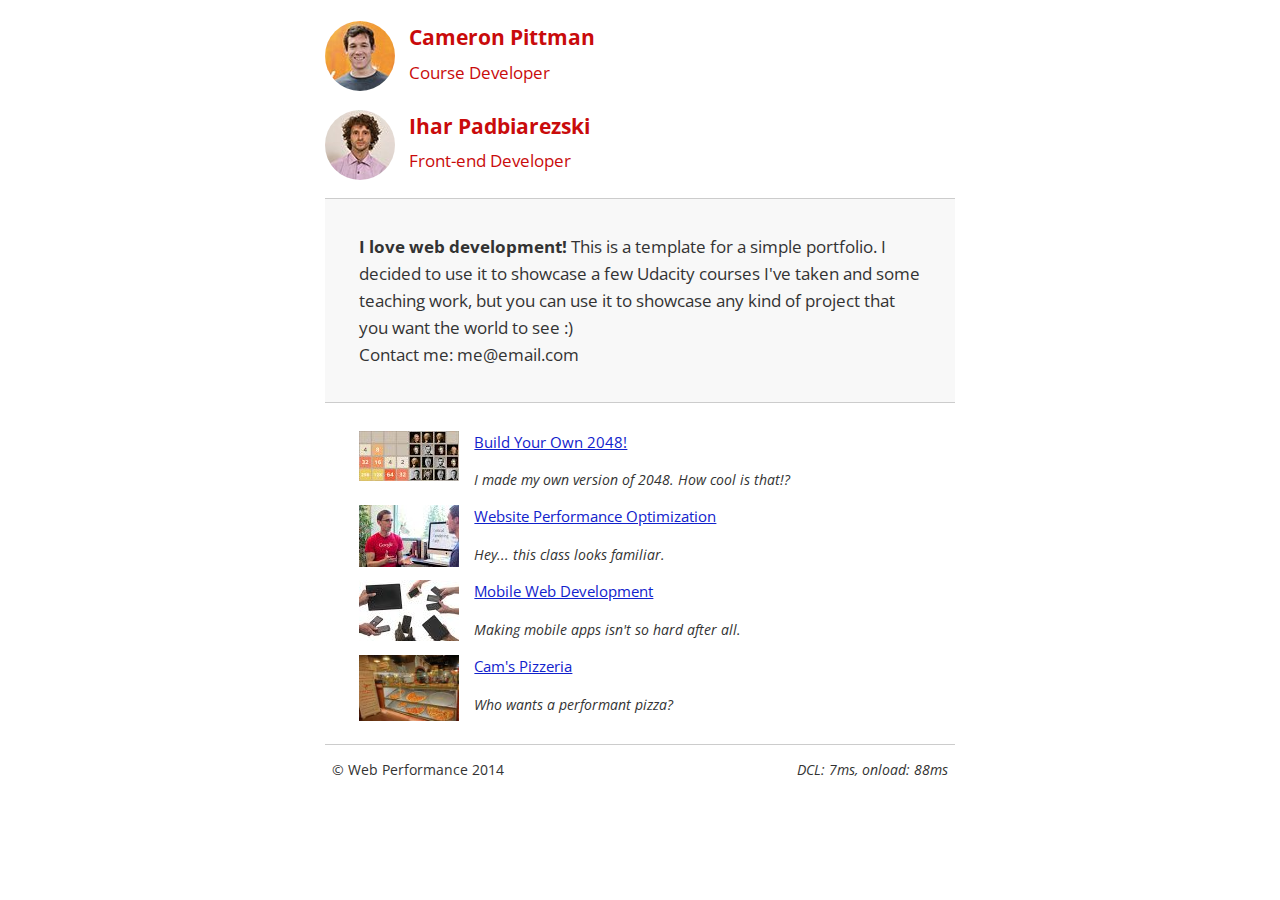
<file: index.html>
<!DOCTYPE html><html lang=en><meta charset=utf-8><meta content="width=device-width,initial-scale=1"name=viewport><meta content=" FILL ME IN "name=description><meta content=" FILL ME IN "name=author><title>Cameron Pittman: Portfolio</title><script>!function(a,g){a.GoogleAnalyticsObject="ga",a.ga=a.ga||function(){(a.ga.q=a.ga.q||[]).push(arguments)},a.ga.l=1*new Date}(window),ga("create","UA-XXXX-Y"),ga("send","pageview")</script><style>@import url(https://fonts.googleapis.com/css?family=Open+Sans);html{font-size:100%;overflow-y:scroll;-webkit-tap-highlight-color:transparent;-ms-text-size-adjust:100%;-webkit-text-size-adjust:none}body{margin:0;font-size:14px;line-height:1.61;font-weight:400}body,button,input,select,textarea{font-family:'Open Sans',sans-serif;color:#333}a{color:#12c}a:visited{color:#61c}a:focus{outline:thin dotted}a:active,a:hover{color:#c00;outline:0}b,strong{font-weight:700}code,pre{font-family:monospace,monospace;font-size:1em}ol,ul{margin:1em 0;padding:0 0 0 20px}img{border:0;max-width:100%}body{background:#fff}.container,footer,header{max-width:45em;margin:0 auto}header{padding:0 .5em;color:#c90b0b}header img{border-radius:40px;float:left}header p{font-size:1.5em;font-weight:700;padding-left:4em}header p span{font-size:.8em;font-weight:400}.hero{padding:2em;background-color:#f8f8f8;font-size:1.2em;border-bottom:1px solid #ccc;border-top:1px solid #ccc}.content{padding:1em 1em}.content li{list-style-type:none;font-size:1.1em}li img{float:left;padding-right:1em}li p{font-size:.9em;font-style:italic}footer{padding:0 .5em;border-top:1px solid #ccc}footer span{float:right;font-style:italic}</style><link href=css/print.css media=print rel=stylesheet><header><a href=/ ><img src=img/profilepic.jpg></a><p>Cameron Pittman<br><span>Course Developer</span></p><a href=/ ><img src=img/profilepic2.jpg></a><p>Ihar Padbiarezski<br><span>Front-end Developer</span></header><div class=container><div class=hero><strong>I love web development!</strong> This is a template for a simple portfolio. I decided to use it to showcase a few Udacity courses I've taken and some teaching work, but you can use it to showcase any kind of project that you want the world to see :)<br>Contact me: me@email.com</div><div class=content><ul><li><img src=img/fig1.jpg> <a href=project-2048.html>Build Your Own 2048!</a><p>I made my own version of 2048. How cool is that!?<li><img src=img/fig2.jpg> <a href=project-webperf.html>Website Performance Optimization</a><p>Hey... this class looks familiar.<li><img src=img/fig3.jpg> <a href=project-mobile.html>Mobile Web Development</a><p>Making mobile apps isn't so hard after all.<li><img src=img/pizzeria.jpg style=width:100px> <a href=views/pizza.html>Cam's Pizzeria</a><p>Who wants a performant pizza?</ul></div><footer><p>© Web Performance 2014 <span id=crp-stats></span></footer></div><script async src=//www.google-analytics.com/analytics.js></script><script async src=js/perfmatters.js></script>
</file>
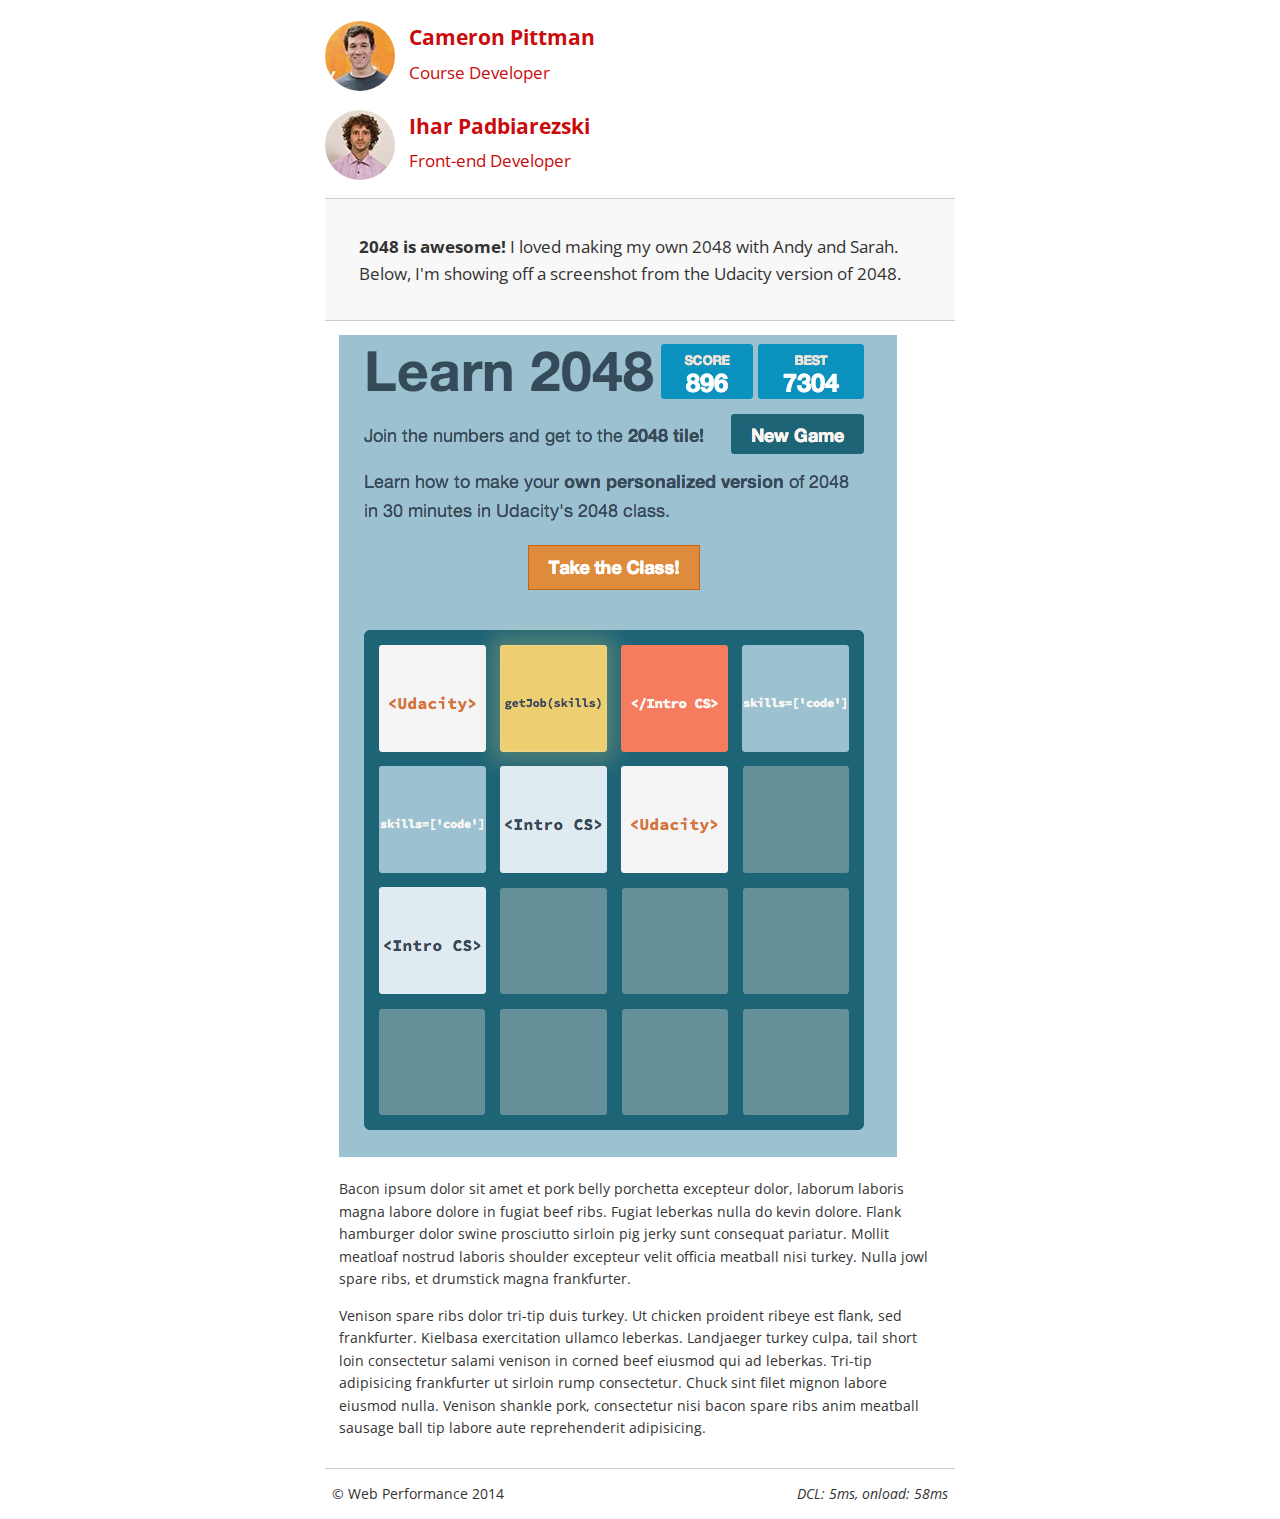
<file: project-2048.html>
<!DOCTYPE html><html lang=en><meta charset=utf-8><meta content="width=device-width,initial-scale=1"name=viewport><meta content=" FILL ME IN "name=description><meta content=" FILL ME IN "name=author><title>Cameron Pittman: Portfolio</title><script>!function(a,g){a.GoogleAnalyticsObject="ga",a.ga=a.ga||function(){(a.ga.q=a.ga.q||[]).push(arguments)},a.ga.l=1*new Date}(window),ga("create","UA-XXXX-Y"),ga("send","pageview")</script><style>@import url(https://fonts.googleapis.com/css?family=Open+Sans);html{font-size:100%;overflow-y:scroll;-webkit-tap-highlight-color:transparent;-ms-text-size-adjust:100%;-webkit-text-size-adjust:none}body{margin:0;font-size:14px;line-height:1.61;font-weight:400}body,button,input,select,textarea{font-family:'Open Sans',sans-serif;color:#333}a{color:#12c}a:visited{color:#61c}a:focus{outline:thin dotted}a:active,a:hover{color:#c00;outline:0}b,strong{font-weight:700}code,pre{font-family:monospace,monospace;font-size:1em}ol,ul{margin:1em 0;padding:0 0 0 20px}img{border:0;max-width:100%}body{background:#fff}.container,footer,header{max-width:45em;margin:0 auto}header{padding:0 .5em;color:#c90b0b}header img{border-radius:40px;float:left}header p{font-size:1.5em;font-weight:700;padding-left:4em}header p span{font-size:.8em;font-weight:400}.hero{padding:2em;background-color:#f8f8f8;font-size:1.2em;border-bottom:1px solid #ccc;border-top:1px solid #ccc}.content{padding:1em 1em}.content li{list-style-type:none;font-size:1.1em}li img{float:left;padding-right:1em}li p{font-size:.9em;font-style:italic}footer{padding:0 .5em;border-top:1px solid #ccc}footer span{float:right;font-style:italic}</style><link href=css/print.css media=print rel=stylesheet><header><a href=/ ><img src=img/profilepic.jpg></a><p>Cameron Pittman<br><span>Course Developer</span></p><a href=/ ><img src=img/profilepic2.jpg></a><p>Ihar Padbiarezski<br><span>Front-end Developer</span></header><div class=container><div class=hero><strong>2048 is awesome!</strong> I loved making my own 2048 with Andy and Sarah. Below, I'm showing off a screenshot from the Udacity version of 2048.</div><div class=content><img src=img/2048.png class=img-responsive><p>Bacon ipsum dolor sit amet et pork belly porchetta excepteur dolor, laborum laboris magna labore dolore in fugiat beef ribs. Fugiat leberkas nulla do kevin dolore. Flank hamburger dolor swine prosciutto sirloin pig jerky sunt consequat pariatur. Mollit meatloaf nostrud laboris shoulder excepteur velit officia meatball nisi turkey. Nulla jowl spare ribs, et drumstick magna frankfurter.<p>Venison spare ribs dolor tri-tip duis turkey. Ut chicken proident ribeye est flank, sed frankfurter. Kielbasa exercitation ullamco leberkas. Landjaeger turkey culpa, tail short loin consectetur salami venison in corned beef eiusmod qui ad leberkas. Tri-tip adipisicing frankfurter ut sirloin rump consectetur. Chuck sint filet mignon labore eiusmod nulla. Venison shankle pork, consectetur nisi bacon spare ribs anim meatball sausage ball tip labore aute reprehenderit adipisicing.</div><footer><p>© Web Performance 2014 <span id=crp-stats></span></footer><script async src=//www.google-analytics.com/analytics.js></script><script async src=js/perfmatters.js></script>
</file>
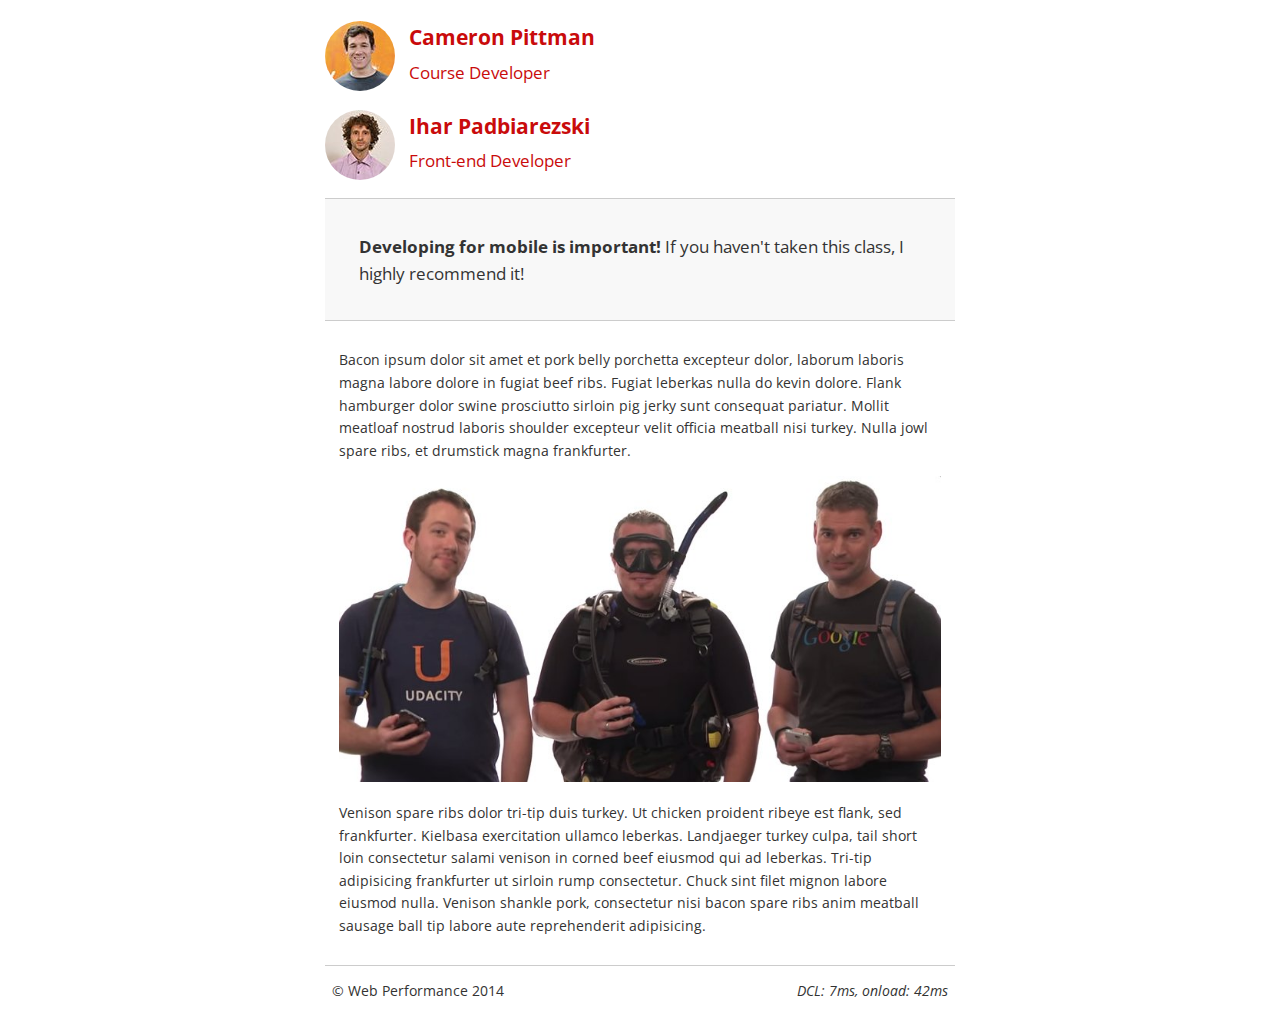
<file: project-mobile.html>
<!DOCTYPE html><html lang=en><meta charset=utf-8><meta content="width=device-width,initial-scale=1"name=viewport><meta content=" FILL ME IN "name=description><meta content=" FILL ME IN "name=author><title>Cameron Pitman: Portfolio</title><script>!function(a,g){a.GoogleAnalyticsObject="ga",a.ga=a.ga||function(){(a.ga.q=a.ga.q||[]).push(arguments)},a.ga.l=1*new Date}(window),ga("create","UA-XXXX-Y"),ga("send","pageview")</script><style>@import url(https://fonts.googleapis.com/css?family=Open+Sans);html{font-size:100%;overflow-y:scroll;-webkit-tap-highlight-color:transparent;-ms-text-size-adjust:100%;-webkit-text-size-adjust:none}body{margin:0;font-size:14px;line-height:1.61;font-weight:400}body,button,input,select,textarea{font-family:'Open Sans',sans-serif;color:#333}a{color:#12c}a:visited{color:#61c}a:focus{outline:thin dotted}a:active,a:hover{color:#c00;outline:0}b,strong{font-weight:700}code,pre{font-family:monospace,monospace;font-size:1em}ol,ul{margin:1em 0;padding:0 0 0 20px}img{border:0;max-width:100%}body{background:#fff}.container,footer,header{max-width:45em;margin:0 auto}header{padding:0 .5em;color:#c90b0b}header img{border-radius:40px;float:left}header p{font-size:1.5em;font-weight:700;padding-left:4em}header p span{font-size:.8em;font-weight:400}.hero{padding:2em;background-color:#f8f8f8;font-size:1.2em;border-bottom:1px solid #ccc;border-top:1px solid #ccc}.content{padding:1em 1em}.content li{list-style-type:none;font-size:1.1em}li img{float:left;padding-right:1em}li p{font-size:.9em;font-style:italic}footer{padding:0 .5em;border-top:1px solid #ccc}footer span{float:right;font-style:italic}</style><link href=css/print.css media=print rel=stylesheet><header><a href=/ ><img src=img/profilepic.jpg></a><p>Cameron Pittman<br><span>Course Developer</span></p><a href=/ ><img src=img/profilepic2.jpg></a><p>Ihar Padbiarezski<br><span>Front-end Developer</span></header><div class=container><div class=hero><strong>Developing for mobile is important!</strong> If you haven't taken this class, I highly recommend it!</div><div class=content><p>Bacon ipsum dolor sit amet et pork belly porchetta excepteur dolor, laborum laboris magna labore dolore in fugiat beef ribs. Fugiat leberkas nulla do kevin dolore. Flank hamburger dolor swine prosciutto sirloin pig jerky sunt consequat pariatur. Mollit meatloaf nostrud laboris shoulder excepteur velit officia meatball nisi turkey. Nulla jowl spare ribs, et drumstick magna frankfurter.</p><img src=img/mobilewebdev.jpg><p>Venison spare ribs dolor tri-tip duis turkey. Ut chicken proident ribeye est flank, sed frankfurter. Kielbasa exercitation ullamco leberkas. Landjaeger turkey culpa, tail short loin consectetur salami venison in corned beef eiusmod qui ad leberkas. Tri-tip adipisicing frankfurter ut sirloin rump consectetur. Chuck sint filet mignon labore eiusmod nulla. Venison shankle pork, consectetur nisi bacon spare ribs anim meatball sausage ball tip labore aute reprehenderit adipisicing.</div><footer><p>© Web Performance 2014 <span id=crp-stats></span></footer><script async src=http://www.google-analytics.com/analytics.js></script><script async src=js/perfmatters.js></script>
</file>
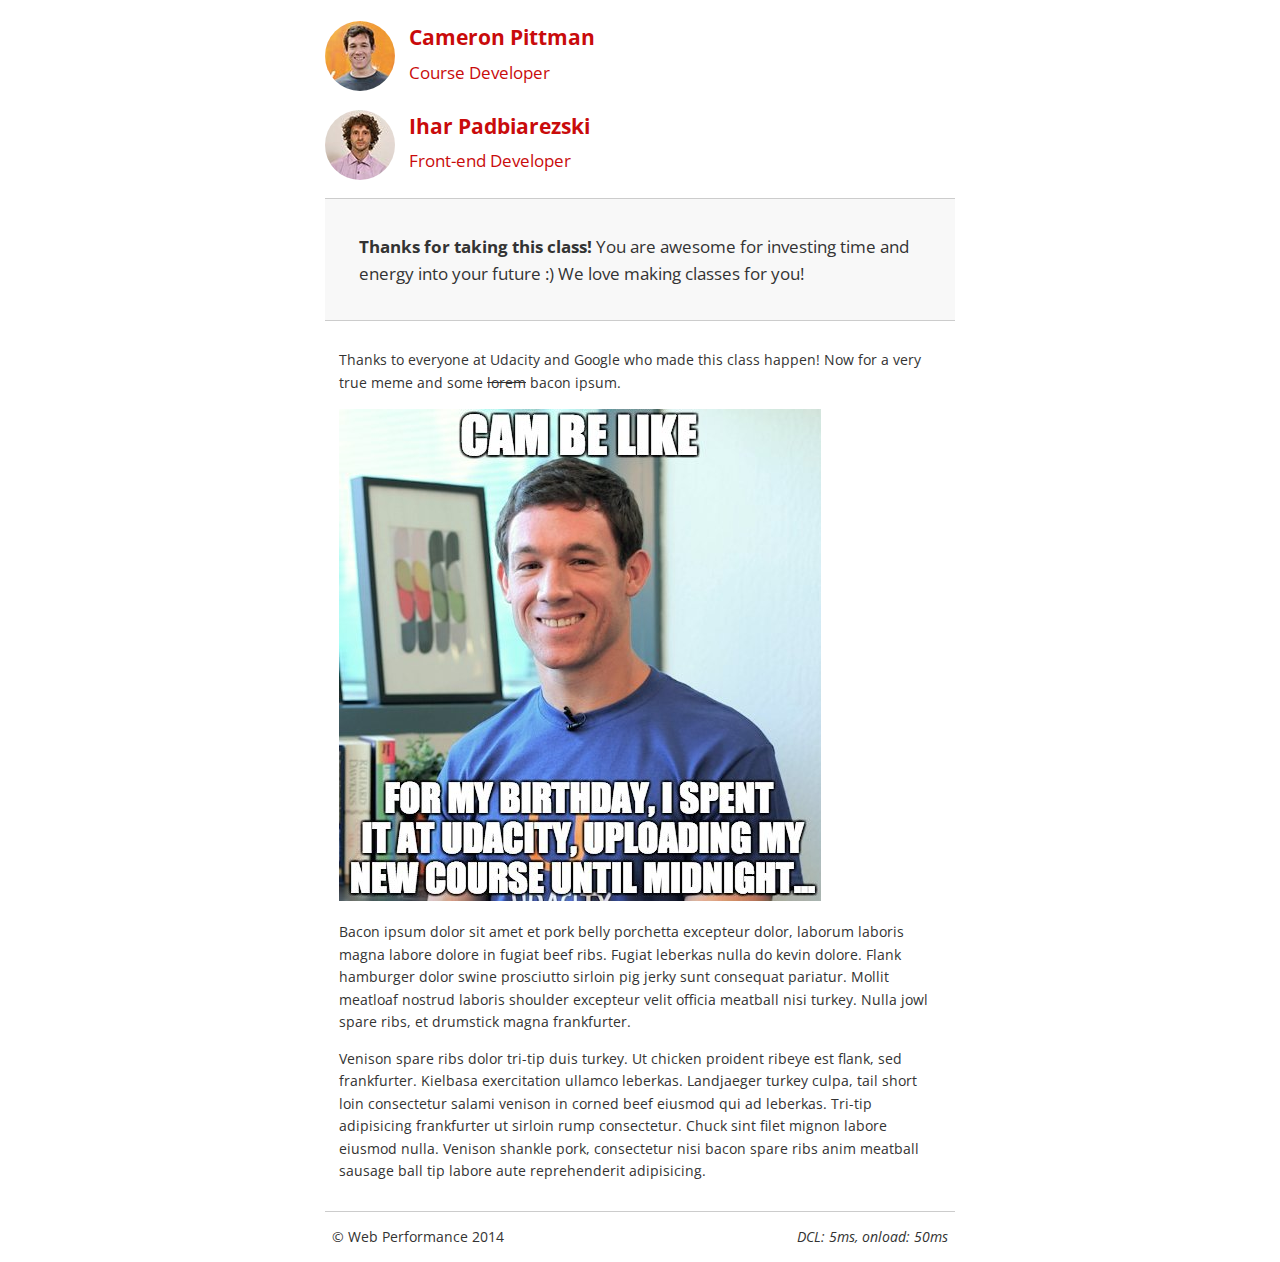
<file: project-webperf.html>
<!DOCTYPE html><html lang=en><meta charset=utf-8><meta content="width=device-width,initial-scale=1"name=viewport><meta content=" FILL ME IN "name=description><meta content=" FILL ME IN "name=author><title>Cameron Pittman: Portfolio</title><script>!function(a,g){a.GoogleAnalyticsObject="ga",a.ga=a.ga||function(){(a.ga.q=a.ga.q||[]).push(arguments)},a.ga.l=1*new Date}(window),ga("create","UA-XXXX-Y"),ga("send","pageview")</script><style>@import url(https://fonts.googleapis.com/css?family=Open+Sans);html{font-size:100%;overflow-y:scroll;-webkit-tap-highlight-color:transparent;-ms-text-size-adjust:100%;-webkit-text-size-adjust:none}body{margin:0;font-size:14px;line-height:1.61;font-weight:400}body,button,input,select,textarea{font-family:'Open Sans',sans-serif;color:#333}a{color:#12c}a:visited{color:#61c}a:focus{outline:thin dotted}a:active,a:hover{color:#c00;outline:0}b,strong{font-weight:700}code,pre{font-family:monospace,monospace;font-size:1em}ol,ul{margin:1em 0;padding:0 0 0 20px}img{border:0;max-width:100%}body{background:#fff}.container,footer,header{max-width:45em;margin:0 auto}header{padding:0 .5em;color:#c90b0b}header img{border-radius:40px;float:left}header p{font-size:1.5em;font-weight:700;padding-left:4em}header p span{font-size:.8em;font-weight:400}.hero{padding:2em;background-color:#f8f8f8;font-size:1.2em;border-bottom:1px solid #ccc;border-top:1px solid #ccc}.content{padding:1em 1em}.content li{list-style-type:none;font-size:1.1em}li img{float:left;padding-right:1em}li p{font-size:.9em;font-style:italic}footer{padding:0 .5em;border-top:1px solid #ccc}footer span{float:right;font-style:italic}</style><link href=css/print.css media=print rel=stylesheet><header><a href=/ ><img src=img/profilepic.jpg></a><p>Cameron Pittman<br><span>Course Developer</span></p><a href=/ ><img src=img/profilepic2.jpg></a><p>Ihar Padbiarezski<br><span>Front-end Developer</span></header><div class=container><div class=hero><strong>Thanks for taking this class!</strong> You are awesome for investing time and energy into your future :) We love making classes for you!</div><div class=content><p>Thanks to everyone at Udacity and Google who made this class happen! Now for a very true meme and some <strike>lorem</strike> bacon ipsum.</p><img src=img/cam_be_like.jpg><p>Bacon ipsum dolor sit amet et pork belly porchetta excepteur dolor, laborum laboris magna labore dolore in fugiat beef ribs. Fugiat leberkas nulla do kevin dolore. Flank hamburger dolor swine prosciutto sirloin pig jerky sunt consequat pariatur. Mollit meatloaf nostrud laboris shoulder excepteur velit officia meatball nisi turkey. Nulla jowl spare ribs, et drumstick magna frankfurter.<p>Venison spare ribs dolor tri-tip duis turkey. Ut chicken proident ribeye est flank, sed frankfurter. Kielbasa exercitation ullamco leberkas. Landjaeger turkey culpa, tail short loin consectetur salami venison in corned beef eiusmod qui ad leberkas. Tri-tip adipisicing frankfurter ut sirloin rump consectetur. Chuck sint filet mignon labore eiusmod nulla. Venison shankle pork, consectetur nisi bacon spare ribs anim meatball sausage ball tip labore aute reprehenderit adipisicing.</div><footer><p>© Web Performance 2014 <span id=crp-stats></span></footer><script async src=http://www.google-analytics.com/analytics.js></script><script async src=js/perfmatters.js></script>
</file>
